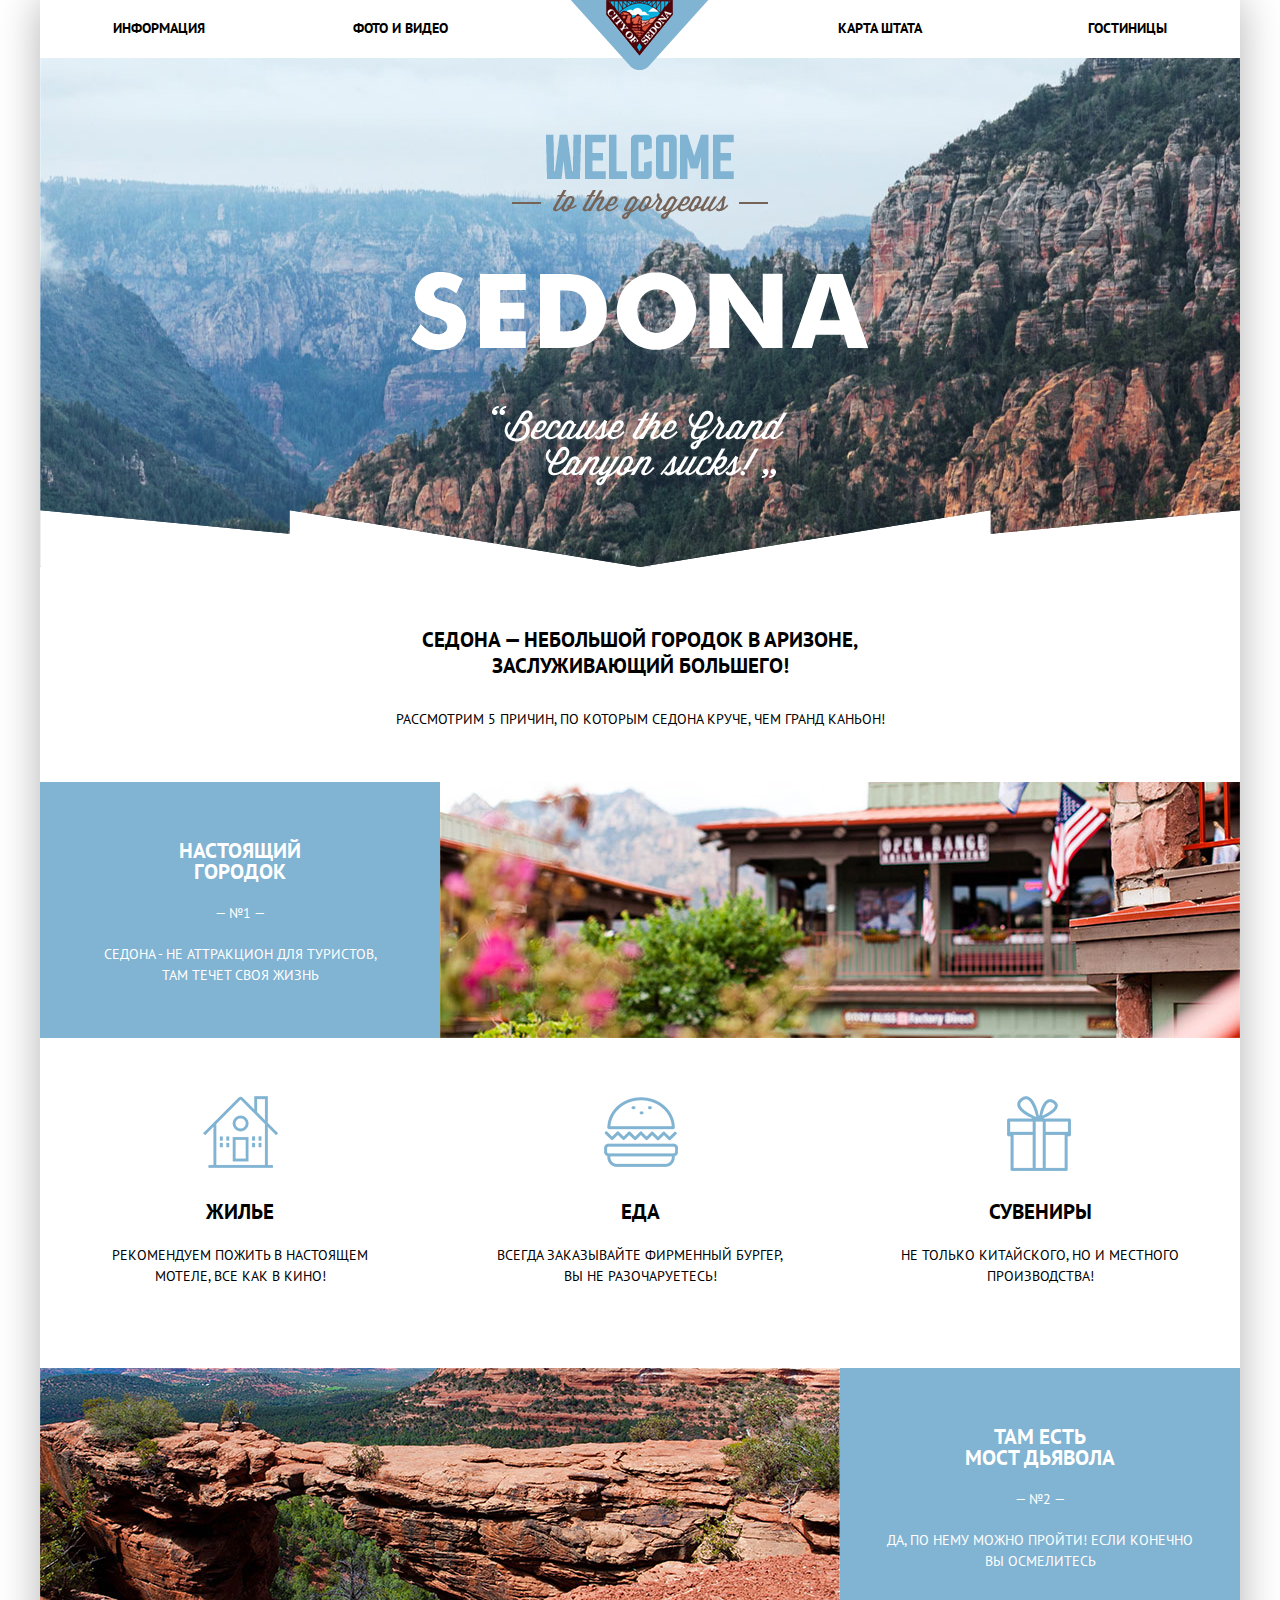
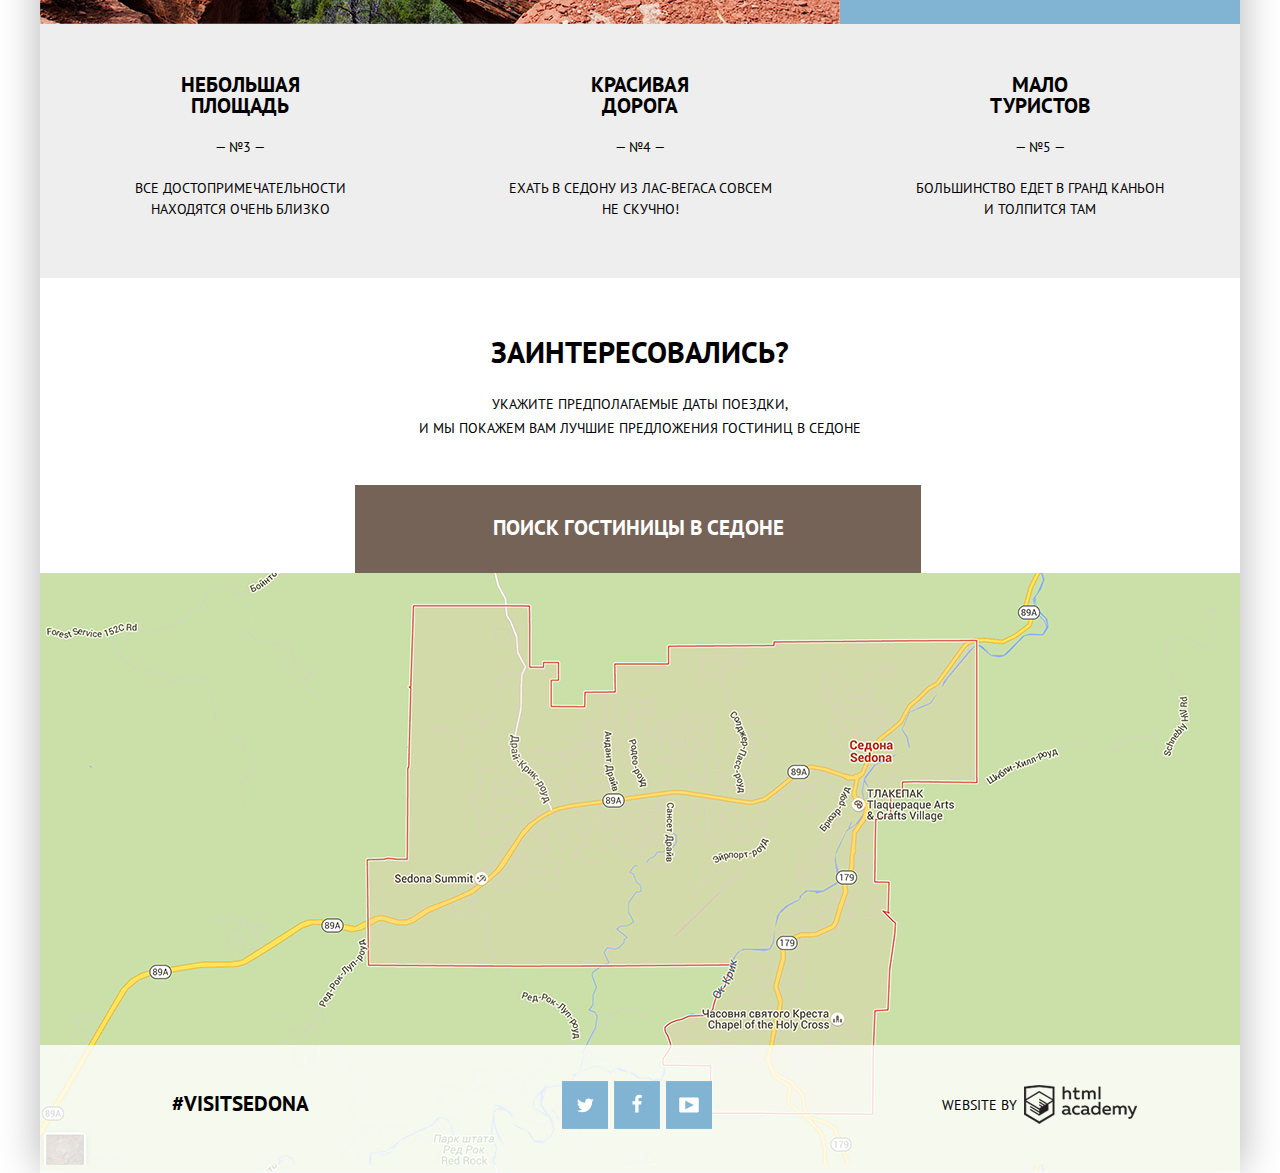
<file: index.html>
<!DOCTYPE html>
<html lang="ru">

<head>
    <meta charset="utf-8">
    <title>HTML Academy: Седона</title>
    <link href='https://fonts.googleapis.com/css?family=PT+Sans:400,700&subset=latin,cyrillic' rel='stylesheet' type='text/css'>
    <link rel="stylesheet" href="css/normalize.css">
    <link rel="stylesheet" href="css/style-min.css">
</head>

<body>
    <div class="container">
        <header>
            <nav class="main-navigation">
                <ul>
                    <li>
                        <a href="#">Информация</a>
                    </li>
                    <li>
                        <a href="#">Фото и видео</a>
                    </li>
                    <li>
                        <a href="#">Карта штата</a>
                    </li>
                    <li>
                        <a href="hotels.html">Гостиницы</a>
                    </li>
                </ul>
            </nav>
            <div class="logo">
                <a>
                    <img src="img/center-logo.png" width="138" height="70" alt="logo">
                </a>
            </div>
        </header>

        <section class="wellcome">
            <img src="img/wellcome.png" width="458" height="352" alt="Wellcome">
            <img class="wellcome-bottom" src="img/bottom-background2.png" width="1200" height="57" alt="to Sedona">
        </section>

        <div class="plain-text">
            <h1>
                Седона &mdash; небольшой городок в Аризоне,<br>
                заслуживающий большего!
            </h1>
            <p>
                Рассмотрим 5 причин, по которым Седона круче, чем Гранд Каньон!
            </p>
        </div>

        <section class="reasons">
            <div class="reasons-item">
                <h2>
                    Настоящий <br>
                    городок
                </h2>
                <span>
            &mdash; №1 &mdash;
          </span>
                <p>
                    Седона - не аттракцион для туристов,<br>
                    там течет своя жизнь
                </p>
            </div>
            <div class="reasons-image">
                <img src="img/reason1.jpg" width="800" height="256" alt="Sedona-town">
            </div>
        </section>

        <section class="services">
            <div class="services-item">
                <div class="services-icon icon-house"></div>
                    <h2>
                        Жилье
                    </h2>
                    <p>
                        Рекомендуем пожить в настоящем <br>
                        мотеле, все как в кино!
                    </p>
            </div>
            <div class="services-item">
                <h2>
                    Еда
                </h2>
                <p>
                    Всегда заказывайте фирменный бургер,<br>
                    вы не разочаруетесь!
                </p>
            </div>
            <div class="services-item">
                <h2>
                    Сувениры
                </h2>
                <p>
                    Не только китайского, но и местного<br>
                    производства!
                </p>
            </div>
        </section>

        <section class="reasons">
            <div class="reasons-image">
                <img src="img/reason2.jpg" width="800" height="256" alt="Sedona-nature">
            </div>
            <div class="reasons-item">
                <h2>
                    Там есть <br>
                    мост дьявола
                </h2>
                <span>
                     &mdash; №2 &mdash;
                </span>
                <p>
                    Да, по нему можно пройти! Если конечно<br>
                    вы осмелитесь
                </p>
            </div>
        </section>

        <section class="reasons">
            <div class="reasons-item reasons-grey">
                <h2>
                    Небольшая <br>
                    площадь
                </h2>
                <span>
                    &mdash; №3 &mdash;
                </span>
                <p>
                    Все достопримечательности<br>
                    находятся очень близко
                </p>
            </div>
            <div class="reasons-item reasons-grey">
                <h2>
                    Красивая <br>
                    дорога
                </h2>
                <span>
                    &mdash; №4 &mdash;
                </span>
                <p>
                    Ехать в Седону из Лас-Вегаса совсем<br>
                    не скучно!
                </p>
            </div>
            <div class="reasons-item reasons-grey">
                <h2>
                    Мало <br>
                    туристов
                </h2>
                <span>
                    &mdash; №5 &mdash;
                </span>
                <p>
                    Большинство едет в Гранд Каньон<br>
                    и толпится там
                </p>
            </div>
        </section>

        <section class="search-text">
            <h3>
                Заинтересовались?
            </h3>
            <p>
                Укажите предполагаемые даты поездки, <br>
                и мы покажем вам лучшие предложения гостиниц в Седоне
            </p>
            <a class="search-hotels" href="form.html">
            Поиск гостиницы в Седоне
            </a>
        </section>

        <section class="map">
            <iframe src="https://www.google.com/maps/embed?pb=!1m18!1m12!1m3!1d52385.190093652775!2d-111.83015963489098!3d34.85435832354933!2m3!1f0!2f0!3f0!3m2!1i1024!2i768!4f13.1!3m3!1m2!1s0x872da132f942b00d%3A0x5548c523fa6c8efd!2z0KHQtdC00L7QvdCwLCDQkNGA0LjQt9C-0L3QsCA4NjMzNiwg0KHQqNCQ!5e0!3m2!1sru!2sru!4v1462216345633" width="1200" height="592" style="border:0" allowfullscreen></iframe>
            <div class="search-form">
                <form>
                  <div class="search-dates">
                    <label for="date-in" class="search-date">
                        Дата заезда:
                    </label>
                    <input class="date-in" id="date-in" type="text" name="check-in" value="24 апреля 2016" required>
                    <span class="search-calender"></span>
                  </div>
                  <div class="search-dates">
                    <label for="date-out" class="search-date">
                        Дата выезда:
                    </label>
                    <input class="date-out" id="date-out" type="text" name="check-out" value="4 июля 2016" required>
                    <span class="search-calender"></span>
                  </div>

                    <label for="search-adults">
                        <span class="search-adults">
                            Взрослые:
                        </span>
                    </label>
                    <button class="search-minus"></button>
                    <input class="search-person" id="search-adults" type="text" name="adults" value="2" required>
                    <button class="search-plus"></button>

                    <label class="search-child" for="search-children">
                        <span>
                             Дети:
                        </span>
                    </label>
                    <button class="search-minus"></button>
                    <input class="search-person" id="search-children" type="text" name="children" value="0" required>
                    <button class="search-plus"></button>

                    <button class="search-find">
                        Найти
                    </button>
                </form>
            </div>
        </section>

        <footer class="footer-on-index">
            <div class="hashtag">
                <a href="#">#visitsedona</a>
            </div>
            <div class="social-item">
                <a class="social-tw" href="#"></a>
                <a class="social-fb" href="#"></a>
                <a class="social-youtube" href="#"></a>
            </div>
            <div class="academy">
                <a href="https://htmlacademy.ru/">
                    <span>website by</span>
                </a>
            </div>
        </footer>

    </div>

<script src="js/form-min.js"></script>

</body>

</html>
</file>
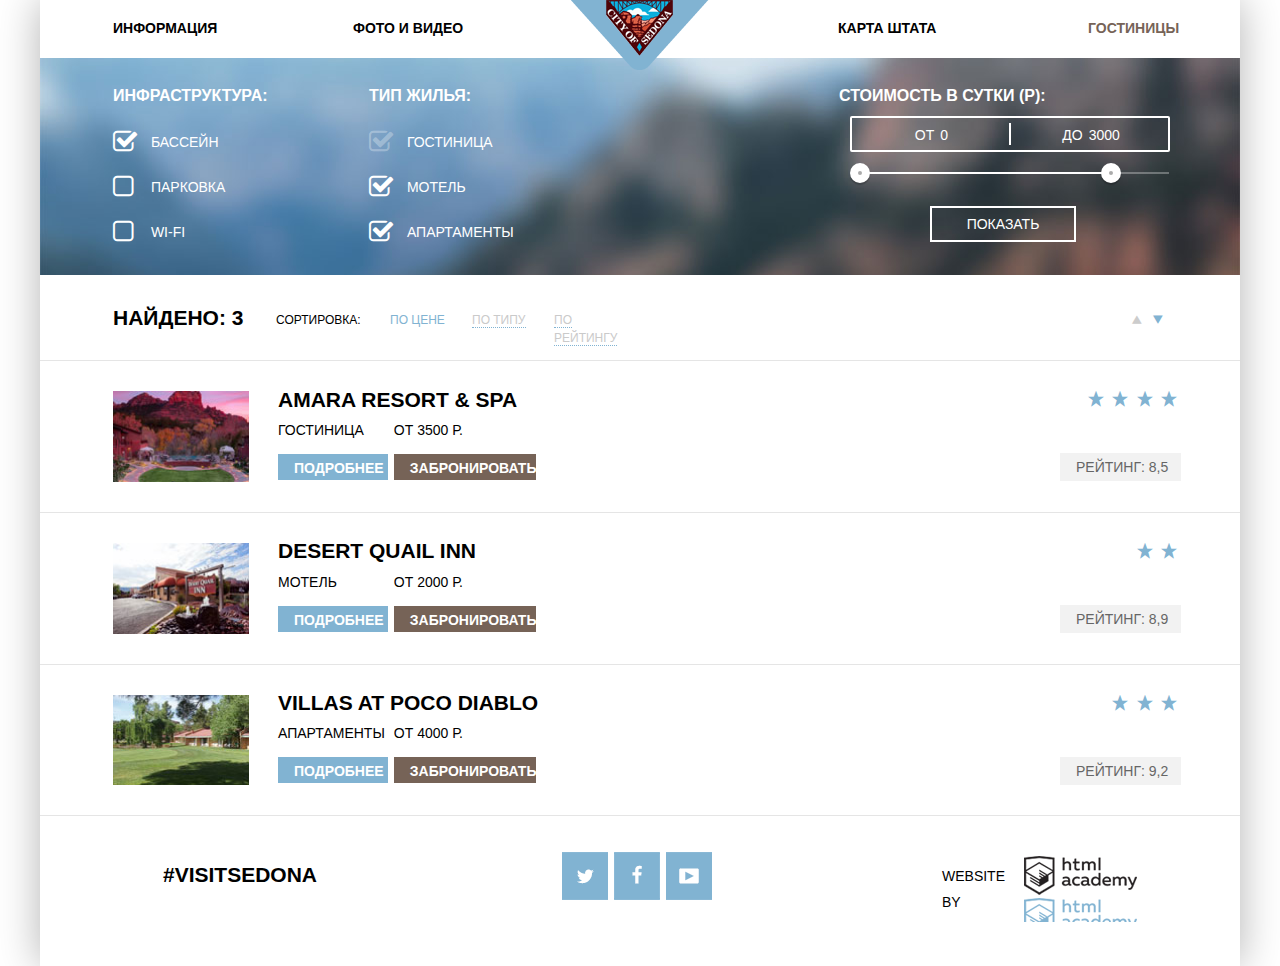
<file: hotels.html>
<!DOCTYPE html>
<html lang="ru">

<head>
    <meta charset="utf-8">
    <title>HTML Academy: Седона</title>
    <link rel="stylesheet" href="css/normalize.css">
    <link rel="stylesheet" href="css/style-min.css">
</head>

<body>
    <div class="container">
        <header>
            <nav class="main-navigation">
                <ul>
                    <li>
                        <a href="#">Информация</a>
                    </li>
                    <li>
                        <a href="#">Фото и видео</a>
                    </li>
                    <li>
                        <a href="#">Карта штата</a>
                    </li>
                    <li class="nav-active">
                        <a>Гостиницы</a>
                    </li>
                </ul>
            </nav>
            <div class="logo">
                <a href="index.html">
                    <img src="img/center-logo.png" width="138" height="70" alt="logo">
                </a>
            </div>
        </header>

        <form class="features-lists">
            <div class="list">
                <h2>
                    Инфраструктура:
                </h2>
                <input class="icon-check-on" type="checkbox" id="pool" checked value="pool">
                <label class="checkbox" for="pool">
                    Бассейн
                </label>
                <input class="icon-check-off" type="checkbox" id="parking" value="parking">
                <label class="checkbox" for="parking">
                    Парковка
                </label>
                <input class="icon-check-off" type="checkbox" id="wi-fi" value="wi-fi">
                <label class="checkbox" for="wi-fi">
                    Wi-Fi
                </label>
            </div>

            <div class="list">
                <h2>
                    Тип жилья:
                </h2>
                <input class="icon-check-on" type="checkbox" checked id="hotel" value="hotel" disabled="disabled">
                <label class="checkbox" for="hotel">
                    Гостиница
                </label>
                <input class="icon-check-on" type="checkbox" checked id="motel" value="motel">
                <label class="checkbox" for="motel">
                    Мотель
                </label>
                <input class="icon-check-on" type="checkbox" checked id="apartments" value="apartments">
                <label class="checkbox" for="apartments">
                    Апартаменты
                </label>
            </div>

            <div class=" list filter-hotels">
                <h2>
                    Стоимость в сутки (Р):
                </h2>
                <div class="filter-price">
                    <label class="min-price">
                        от
                        <input type="text" name="min-price" id="min-price" value="0">
                    </label>
                    <label class="max-price">
                        до
                        <input type="text" name="max-price" id="max-price" value="3000">
                    </label>
                </div>
                <div class="filter-range">
                    <div class="scale">
                        <div class="bar"></div>
                        <div class="filter-toggle filter-toggle-min"></div>
                        <div class="filter-toggle filter-toggle-max"></div>
                    </div>
                </div>
                <button class="filter-btn" type="submit">
                    Показать
                </button>
            </div>
        </form>

        <section class="sort">
            <div class="sort-item">
                <h3>
                    Найдено: 3
                </h3>
            </div>

            <div class="sort-item">
                <ul class="sort-type">
                    <li>
                        Сортировка:
                    </li>
                    <li class="sort-by-price sort-active">
                        <a href="#">
                            По цене
                        </a>
                    </li>
                    <li>
                        <a href="#">
                            По типу
                        </a>
                    </li>
                    <li>
                        <a href="#">
                            По рейтингу
                        </a>
                    </li>
                </ul>
            </div>

            <div class="sort-item">
                <ul class="sort-icons">
                    <li class="sort-icon-li">
                        <a href="#">
                            <i class="icon-up-dir"></i>
                        </a>
                    </li>
                    <li class="sort-icon-li">
                        <a href="#">
                            <i class="icon-down-dir active-dir"></i>
                        </a>
                    </li>
                </ul>
            </div>
        </section>

        <section class="hotels">
            <article class="hotel-item">
                <div class="hotel-image">
                    <img src="img/amara.jpg" width="136" height="90" alt="amara resort">
                </div>
                <div class="hotel-name">
                    <h2>
                        <a href="#">
                            Amara resort &amp; SPA
                        </a>
                    </h2>
                    <div class="hotel-type">
                        <span>
                            Гостиница
                        </span>
                        <a href="#">
                            Подробнее
                        </a>
                    </div>
                    <div class="hotel-price">
                        <span>
                            От 3500 р.
                        </span>
                        <a href="#">
                            Забронировать
                        </a>
                    </div>
                </div>
                <div class="hotel-rating">
                    <i class="icon-star"></i>
                    <i class="icon-star"></i>
                    <i class="icon-star"></i>
                    <i class="icon-star"></i>
                    <span>
                        Рейтинг: 8,5
                    </span>
                </div>
            </article>

            <article class="hotel-item">
                <div class="hotel-image">
                    <img src="img/desert-quail.jpg" width="136" height="90" alt="amara resort">
                </div>
                <div class="hotel-name">
                    <h2>
                        <a href="#">
                            Desert Quail Inn
                        </a>
                    </h2>
                    <div class="hotel-type">
                        <span>
                            Мотель
                        </span>
                        <a href="#">
                            Подробнее
                        </a>
                    </div>
                    <div class="hotel-price">
                        <span>
                            От 2000 р.
                        </span>
                        <a href="#">
                            Забронировать
                        </a>
                    </div>
                </div>
                <div class="hotel-rating">
                    <i class="icon-star"></i>
                    <i class="icon-star"></i>
                    <span>
                        Рейтинг: 8,9
                    </span>
                </div>
            </article>

            <article class="hotel-item">
                <div class="hotel-image">
                    <img src="img/villas.jpg" width="136" height="90" alt="amara resort">
                </div>
                <div class="hotel-name">
                    <h2>
                        <a href="#">
                            Villas at Poco Diablo
                        </a>
                    </h2>
                    <div class="hotel-type">
                        <span>
                            Апартаменты
                        </span>
                        <a href="#">
                            Подробнее
                        </a>
                    </div>
                    <div class="hotel-price">
                        <span>
                            От 4000 р.
                        </span>
                        <a href="#">
                            Забронировать
                        </a>
                    </div>
                </div>
                <div class="hotel-rating">
                    <i class="icon-star"></i>
                    <i class="icon-star"></i>
                    <i class="icon-star"></i>
                    <span>
                        Рейтинг: 9,2
                    </span>
                </div>
            </article>
        </section>

        <footer>
            <div class="hashtag">
                <a href="#">#VISITSEDONA</a>
            </div>
            <div class=social-item>
                <a class="social-tw" href="#"></a>
                <a class="social-fb" href="#"></a>
                <a class="social-youtube" href="#"></a>
            </div>
            <div class="academy">
                <a href="https://htmlacademy.ru/">
                    <span>website by</span>
                </a>
            </div>
        </footer>

    </div>
</body>

</html>
</file>
<file: css/style-min.css>
@font-face{font-family:"symbols-sedona";src:url(../fonts/symbols-sedona.woff) format("woff"),url(../fonts/symbols-sedona.woff2) format("woff2")}@font-face{font-weight:400;font-style:normal;font-family:"symbols-sedona";src:url(../fonts/symbols-sedona.woff) format("woff"),url(../fonts/symbols-sedona.woff2) format("woff2")}[class*=" icon-"]::before,[class^=icon-]::before{display:inline-block;width:1em;margin-right:.2em;margin-left:.2em;font-weight:400;line-height:1em;font-family:"symbols-sedona";text-align:center;text-transform:none;text-decoration:inherit;font-style:normal;font-variant:normal;speak:none}.icon-facebook::before{content:"\66"}.icon-twitter::before{content:"\74"}.icon-up-dir::before{content:"\25b2"}.icon-down-dir::before{content:"\25bc"}.icon-star::before{content:"\2605"}.icon-check-off::before{content:"\2610"}.icon-check-on::before{content:"\2611"}.icon-calendar::before{content:"\e800"}.icon-bottom-back::before{content:"\e801"}.icon-minus::before{content:"\e802"}.icon-youtube::before{content:"\f39e"}body{font-family:"PT Sans","Arial",sans-serif;font-size:14px;line-height:21px;text-transform:uppercase;color:#000}h1,h2{font-size:21px}h1{line-height:26px}h1,h2,h3{font-weight:700}h2{line-height:21px;color:#fff}h3{font-size:30px}a:link{text-decoration:none}.container{width:1200px;margin:0 auto;box-shadow:0 0 40px rgba(0,0,0,.3)}img{max-width:100%;height:auto}header{position:relative}.logo{width:138px;position:absolute;top:0;left:50%;margin-left:-69px}nav{padding-left:73px}ul{font-size:0;margin:0;padding:0;text-align:left}li{display:inline-block;vertical-align:top}.main-navigation li{width:240px;padding-top:15px;padding-bottom:14px}.main-navigation a{color:#000;font-size:14px;line-height:26px;font-weight:700}.main-navigation li:nth-child(3){position:relative;left:245px}.main-navigation li:nth-child(4){position:relative;left:255px}.main-navigation a:hover{color:#81b3d2}.main-navigation a:active{color:rgba(0,0,0,.3)}.nav-active a{color:#766357}.nav-active a:hover{color:#604e43}.nav-active a:active{color:rgba(118,99,87,.3)}.wellcome{background:#e2eff8 url(../img/background-image.jpg);background-position:0 29%;text-align:center;padding-top:76px;height:433px}.wellcome img{display:block;margin-left:auto;margin-right:auto}.wellcome-bottom{margin-top:24px}.plain-text{background:#fff;text-align:center;padding-top:46px;padding-bottom:36px}.plain-text p{line-height:26px;padding-top:13px}.reasons,.search-form form,.services{font-size:0}.reasons-item{background:#81b3d2;display:inline-block;vertical-align:top;width:400px;font-size:14px;text-align:center;padding-top:40px;padding-bottom:38px}.reasons-item h2,.reasons-item p,.reasons-item span,button{display:block}.reasons-item span{padding-top:4px;color:#fff}.reasons-item p{padding-top:6px;color:#fff}.reasons-grey{background:#eee;color:#000;padding-top:32px;padding-bottom:44px}.reasons-grey h2{display:block;color:#000}.reasons-grey p,.reasons-grey span{display:block}.reasons-grey span{padding-top:4px;color:#000}.reasons-grey p{padding-top:6px;color:#000}.reasons-image,.services-item{display:inline-block;vertical-align:top}.reasons-image{line-height:0}.services h2{color:#000;margin-top:163px;margin-bottom:23px}.services-item{position:relative;width:400px;font-size:14px;text-align:center;padding-bottom:67px}.services-item::before{content:"";position:absolute;top:58px;left:163px;width:75px;height:75px;background-image:url(../img/services-icon.png);background-repeat:no-repeat}.services-item:nth-child(2)::before{background-position:-75px 1px}.services-item:nth-child(3)::before{width:64px;margin-left:4px;background-position:-150px 0}.search-text{padding-top:33px;text-align:center}.search-text p{line-height:24px;margin-bottom:45px}.search-text a{display:block;width:566px;font-size:21px;line-height:26px;font-weight:700;color:#fff;background:#766357;margin-left:315px;padding-top:30px;padding-bottom:32px}.map{position:relative;background:#cae0a8;background-image:url(../img/sedona-map.png)}.search-form{display:none;position:absolute;top:0;background:#fff;width:457px;margin-left:315px;padding:54px 55px 52px 54px;box-shadow:0 0 10px 0 rgba (0,0,0,.7)}@-webkit-keyframes show{30%{-webkit-transform:translateY(50px);transform:translateY(50px)}60%{-webkit-transform:translateY(100px);transform:translateY(100px)}to{-webkit-transform:translateY(0);transform:translateY(0)}}@keyframes show{30%{-webkit-transform:translateY(50px);transform:translateY(50px)}60%{-webkit-transform:translateY(100px);transform:translateY(100px)}to{-webkit-transform:translateY(0);transform:translateY(0)}}.search-form-show{display:block;-webkit-animation:show .6s;animation:show .6s}.search-form input,.search-form label{font-size:14px;font-weight:700;text-transform:uppercase}.search-form label{display:inline-block;vertical-align:middle;width:110px;margin-bottom:29px;line-height:38px}.date-in,.date-out,.search-form input{display:inline-block;vertical-align:top}.search-form input{background:#f2f2f2;border:2px solid #f2f2f2;line-height:34px;color:#000;max-height:34px;min-height:34px}.search-dates{position:relative}.date-in,.date-out{padding-left:15px;padding-right:40px;width:287px}.date-out{padding-left:12px;width:290px}.search-person{width:34px;height:34px;text-align:center}.search-calender{width:21px;height:34px;display:inline-block;background-image:url(../img/calender-icon.png);background-repeat:no-repeat;position:absolute;left:424px}.search-calender:hover{background-position:center}.search-calender:active{background-position:bottom}.search-form input:hover{background:#ebebeb;border:2px solid #ebebeb}.search-form input:focus{background:#fff;border:2px solid #e5e5e5}button.search-minus,button.search-plus{display:inline-block;vertical-align:top;width:38px;height:40px;background-image:url(../img/plus-minus.png);background-repeat:no-repeat;border:2px solid #f2f2f2;outline:none;padding:0;margin:0;box-shadow:none}button.search-minus{background-position:-38px 0}button.search-minus:hover{background-position:-38px -38px}button.search-minus:active{background-position:-38px -76px}button.search-plus:hover{background-position:0 -38px}button.search-plus:active{background-position:0 -76px}form label.search-child{width:62px;padding-left:53px}button.search-find{width:460px;padding-top:16px;padding-bottom:16px;margin-top:26px;background:#81b3d2;border:none;font-size:21px;line-height:26px;font-weight:700;text-transform:uppercase;color:#fff}button.search-find:hover{background:#669ec0}button.search-find:active{color:#94b9d2;background:#5496bd}.features-lists,.sort{font-size:0}.features-lists{background:#63696f url(../img/background-hotels.jpg);padding-top:14px;padding-left:73px;padding-right:73px}.list{display:inline-block;vertical-align:top;width:240px;font-size:14px;line-height:21px;color:#fff}.list:first-child{width:256px}.list:nth-child(2){width:470px}.list label{display:block;padding-top:12px;padding-bottom:12px}.list h2{font-size:16px;line-height:21px}input[type=checkbox]{display:none}label.checkbox::before{content:"\2610";font-family:"symbols-sedona";font-size:26px;display:inline-block;vertical-align:top;width:34px}input[type=checkbox]:checked+label.checkbox::before{content:"\2611";font-family:"symbols-sedona";font-size:26px;display:inline-block;vertical-align:top;width:34px}input[type=checkbox]:disabled+label.checkbox::before{content:"\2611";font-family:"symbols-sedona";font-size:26px;color:rgba(255,255,255,.3)}.filter-hotels{width:328px;font-size:14px;line-height:21px;font-weight:400;color:#fff}.filter-hotels h2{font-size:16px;line-height:21px;margin-bottom:10px;cursor:pointer}.filter-price{width:316px;height:32px;margin-left:11px;margin-bottom:20px;border:2px solid #fff;border-radius:2px;font-size:0;position:relative}.filter-price::after{content:"";position:absolute;top:50%;left:50%;-webkit-transform:translate(-50%,-50%);-ms-transform:translate(-50%,-50%);transform:translate(-50%,-50%);width:2px;height:22px;background:#fff}.filter-price label{display:inline-block;vertical-align:top;font-size:14px;line-height:32px}.filter-price .max-price,.filter-price .min-price{width:93px;padding-top:0;padding-bottom:0;padding-left:55px;text-align:center}.filter-price input{width:50px;margin:0;background:0 0;border:none;outline:none;font:inherit;color:inherit}.filter-range{position:relative;margin-bottom:32px}.filter-range .scale{width:316px;margin-left:14px;height:2px;background:rgba(255,255,255,.3)}.filter-range .bar{height:2px;width:80%;background:#fff}.filter-toggle{width:4px;height:4px;background:#ababab;border:8px solid #fff;border-radius:50%;box-shadow:0 2px 1px 0 rgba(0,1,1,.2);cursor:pointer;position:absolute;top:-9px}.filter-toggle:hover{background:#1c4f80}.filter-toggle-min{left:11px}.filter-toggle-max{left:80%}.filter-btn{display:block;margin:0 auto 33px;padding:6px 35px;background:0 0;border:2px solid #fff;outline:none;font-size:14px;line-height:20px;color:#fff;text-transform:uppercase}.filter-btn:hover{color:#000;background:#fff}.sort{border-bottom:1px solid #e5e5e5}.sort-item{display:inline-block;vertical-align:top;text-align:left}.sort-item h3{font-size:21px;width:163px;padding-left:73px;margin-top:32px;margin-bottom:32px}.sort-item ul{margin:0;padding:0;text-align:left;font-size:0}.sort-type{width:846px}.sort-type a,.sort-type li{font-size:12px;line-height:18px;text-transform:uppercase}.sort-type li{display:inline-block;vertical-align:top;width:82px;margin-top:36px}.sort-by-price{margin-left:32px}.sort-type a{color:#cacaca;border-bottom:1px dotted #81b3d2}.sort-type a:hover{color:#89b8d5;border-bottom:1px dotted #81b3d2}.sort-type a:active{color:#000;border-bottom:0}.sort-active a,.sort-active a:active,.sort-active a:hover{color:#81b3d2;border:none}.sort-icons{display:inline-block;vertical-align:top;font-size:0}.sort-icon-li{display:inline-block;vertical-align:middle;padding:0;margin-top:34px}.icon-down-dir,.icon-up-dir{display:inline-block;vertical-align:middle;width:21px;content:"0x25b2";font-size:21px;line-height:21px;color:#ccc}.icon-down-dir{content:"0x25bc"}.hotel-name a,.icon-down-dir:hover,.icon-up-dir:hover{color:#000}.active-dir,.active-dir:active,.active-dir:hover,.icon-down-dir:active,.icon-up-dir:active{color:#81b3d2}.hotel-item{font-size:0;border-bottom:1px solid #e5e5e5;padding:0;margin:0}.hotel-image{display:inline-block;vertical-align:middle;width:165px;padding-top:30px;padding-bottom:19px;padding-left:73px}.hotel-name{display:inline-block;vertical-align:top;width:782px;font-weight:700;font-size:21px;padding-top:11px}.hotel-name h2{line-height:19px}.hotel-name a:hover{color:#c3dbe9}.hotel-name a:active{color:#eee}.hotel-price,.hotel-type{display:inline-block;vertical-align:top;width:110px;font-weight:400;font-size:14px;line-height:8px;padding-bottom:30px}.hotel-price{width:142px}.hotel-price a,.hotel-type a{display:block;background:#766357;color:#fff;font-weight:700;padding:10px 10px 8px 16px;margin-top:20px}.hotel-type a{background:#81b3d2}.hotel-type a:hover{color:#fff;background:#669ec0}.hotel-type a:active{color:#94b9d2;background:#5496bd}.hotel-price a:hover{color:#fff;background:#604e43}.hotel-price a:active{color:#928a85;background:#503e33}.hotel-rating,.icon-star{display:inline-block;vertical-align:top}.hotel-rating{text-align:right;margin-top:29px;font-size:0}.icon-star{content:"0x2605";font-size:18px;line-height:18px;color:#81b3d2;margin-left:-1px}.hotel-rating span{display:block;color:#666;background:#f2f2f2;margin-top:42px;padding:4px 13px 3px 16px;text-align:center;font-weight:400;font-size:14px;line-height:21px}iframe{border:none}footer{background-color:rgba(255,255,255,.8);font-size:0}.footer-on-index{position:absolute;margin-top:-126px}.academy,.hashtag,.social-item{display:inline-block;vertical-align:top;width:400px;padding-top:36px;padding-bottom:44px}.hashtag,.social-item{text-align:center}.hashtag a{display:block;margin-top:10px;font-size:21px;line-height:26px;font-weight:700;text-transform:uppercase;color:#000}.social-item a{display:inline-block;vertical-align:top;width:46px;height:48px;background-image:url(../img/social-icon.png);background-repeat:no-repeat;margin-right:6px}.social-tw:hover{background-position:-92px 0}.social-fb{background-position:0 -48px}.social-fb:hover{background-position:-46px -48px}.social-fb:active{background-position:-92px -48px}.social-youtube{background-position:0 -96px}.social-youtube:hover{background-position:-46px -96px}.social-youtube:active{background-position:-92px -96px}.academy a,.academy a:active,.academy a:hover{background-image:url(../img/academy-logo.png);background-repeat:no-repeat}.academy a{display:inline-block;vertical-align:middle;width:82px;font-size:14px;line-height:26px;font-weight:400;color:#000;text-align:left;padding-top:7px;padding-bottom:7px;padding-right:113px;margin-left:102px;margin-top:4px;background-position:top right}.academy a:active,.academy a:hover{background-position:82px -42px}.academy a:active{background-position:82px -84px}.academy span{display:inline-block;vertical-align:top}.logo a{display:block}
</file>
